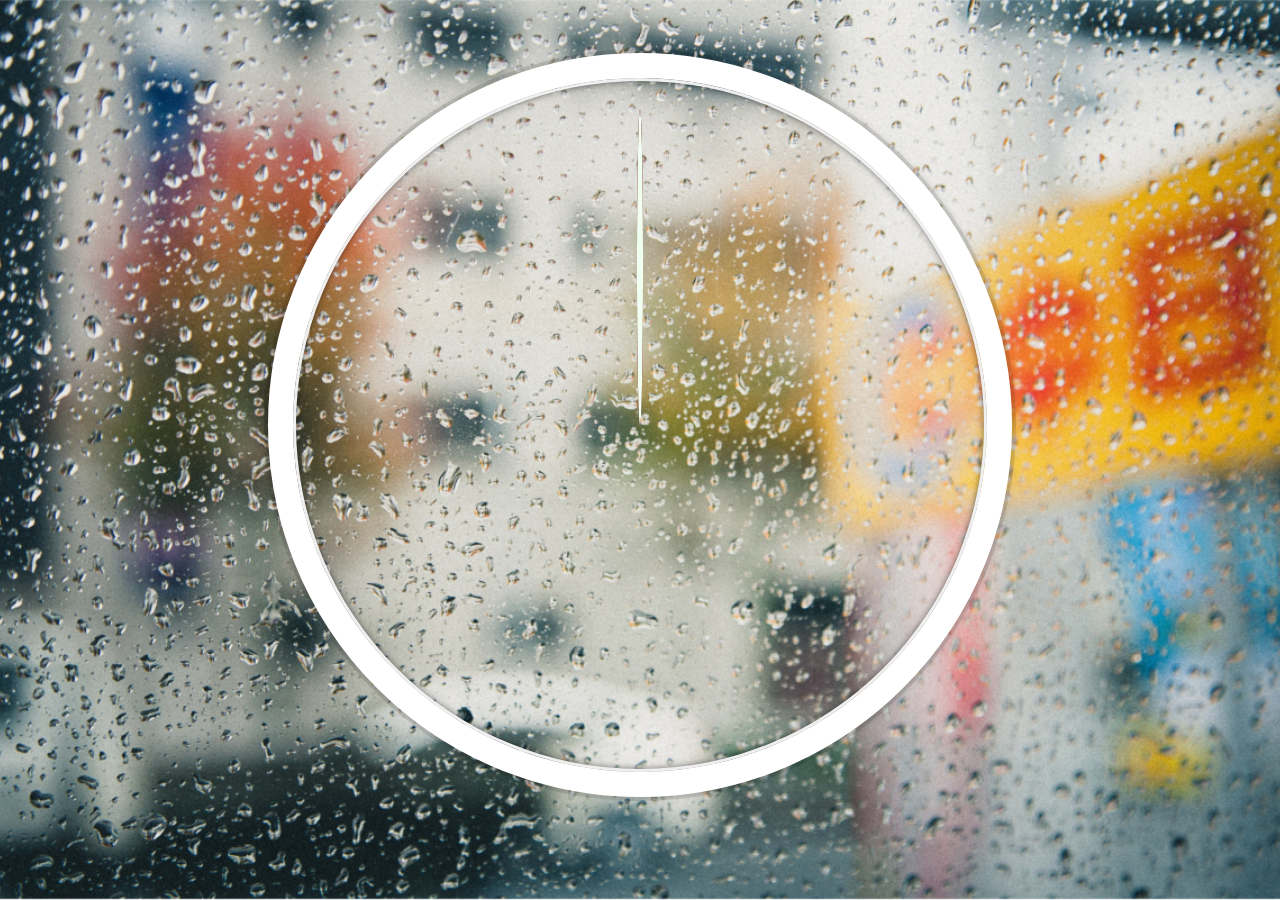
<file: 2MYCSSClock/index.html>
<!DOCTYPE html>
<html>
	<head>
		<meta charset="utf-8">
		<title>My Clock</title>
		<link rel="stylesheet" href="style.css">
	</head>
	<body>

		<div class="clock-border">
			<div class="clock-face">
				<div class="hand sec"></div>
				<div class="hand min"></div>
				<div class="hand hr"></div>
			</div>
		</div>

		<script src="index.js" charset="utf-8"></script>
	</body>
</html>
</file>
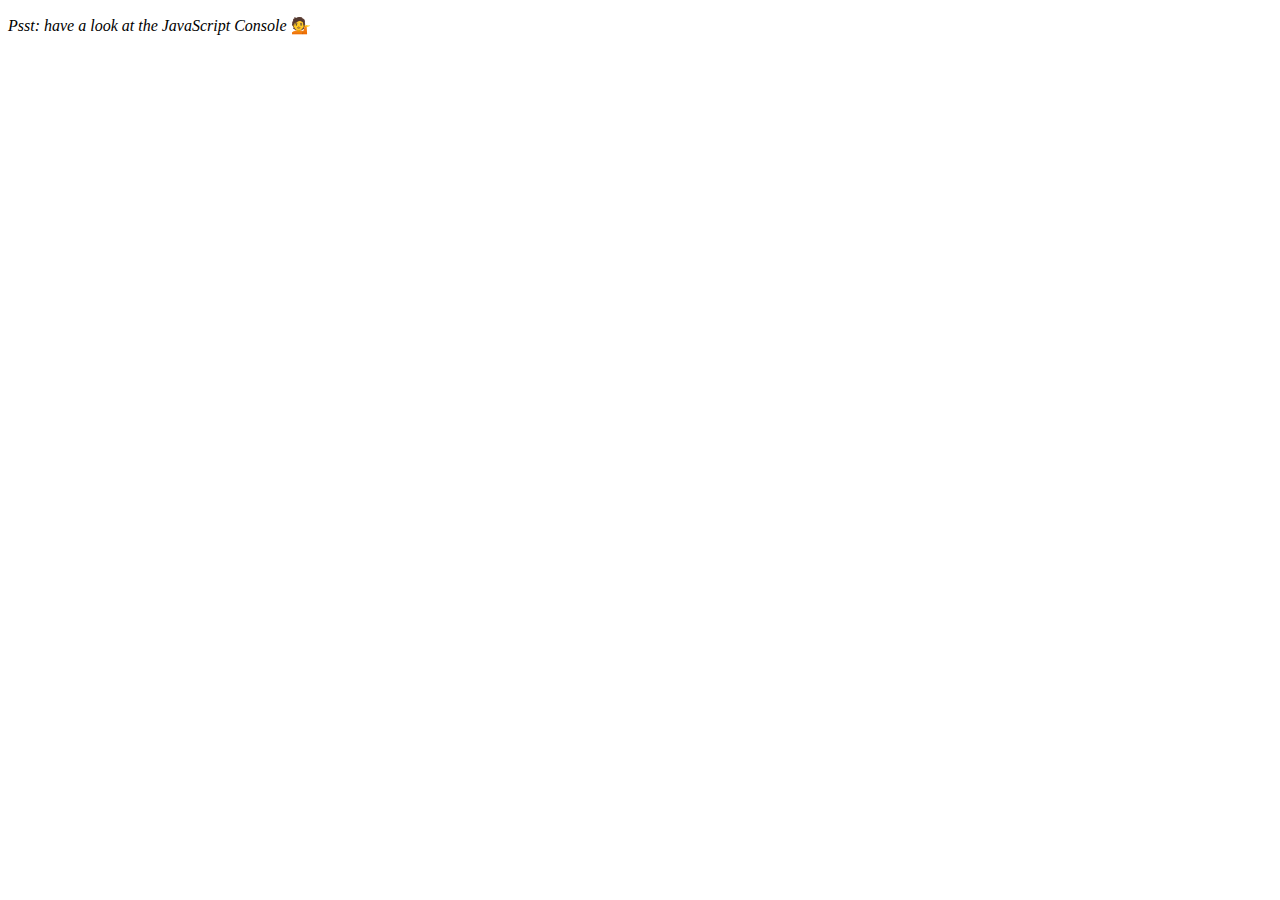
<file: 4ArrayCardioDay1/index.html>
<!DOCTYPE html>
<html lang="en">
<head>
  <meta charset="UTF-8">
  <title>Array Cardio 💪</title>
</head>
<body>
  <p><em>Psst: have a look at the JavaScript Console</em> 💁</p>
  <script>
  // Get your shorts on - this is an array workout!
// ## Array Cardio Day 1

// Some data we can work with

const inventors = [
  { first: 'Albert', last: 'Einstein', year: 1879, passed: 1955 },
  { first: 'Isaac', last: 'Newton', year: 1643, passed: 1727 },
  { first: 'Galileo', last: 'Galilei', year: 1564, passed: 1642 },
  { first: 'Marie', last: 'Curie', year: 1867, passed: 1934 },
  { first: 'Johannes', last: 'Kepler', year: 1571, passed: 1630 },
  { first: 'Nicolaus', last: 'Copernicus', year: 1473, passed: 1543 },
  { first: 'Max', last: 'Planck', year: 1858, passed: 1947 },
  { first: 'Katherine', last: 'Blodgett', year: 1898, passed: 1979 },
  { first: 'Ada', last: 'Lovelace', year: 1815, passed: 1852 },
  { first: 'Sarah E.', last: 'Goode', year: 1855, passed: 1905 },
  { first: 'Lise', last: 'Meitner', year: 1878, passed: 1968 },
  { first: 'Hanna', last: 'Hammarström', year: 1829, passed: 1909 }
];

const flavours = [
  'Chocolate Chip',
  'Kulfi',
  'Caramel Praline',
  'Chocolate',
  'Burnt Caramel',
  'Pistachio',
  'Rose',
  'Sweet Coconut',
  'Lemon Cookie',
  'Toffeeness',
  'Toasted Almond',
  'Black Raspberry Crunch',
  'Chocolate Brownies',
  'Pistachio Almond',
  'Strawberry',
  'Lavender Honey',
  'Lychee',
  'Peach',
  'Black Walnut',
  'Birthday Cake',
  'Mexican Chocolate',
  'Mocha Almond Fudge',
  'Raspberry'
];

const people = [
  'Beck, Glenn',
  'Becker, Carl',
  'Beckett, Samuel',
  'Beddoes, Mick',
  'Beecher, Henry',
  'Beethoven, Ludwig',
  'Begin, Menachem',
  'Belloc, Hilaire',
  'Bellow, Saul',
  'Benchley, Robert',
  'Benenson, Peter',
  'Ben-Gurion, David',
  'Benjamin, Walter',
  'Benn, Tony',
  'Bennington, Chester',
  'Benson, Leana',
  'Bent, Silas',
  'Bentsen, Lloyd',
  'Berger, Ric',
  'Bergman, Ingmar',
  'Berio, Luciano',
  'Berle, Milton',
  'Berlin, Irving',
  'Berne, Eric',
  'Bernhard, Sandra',
  'Berra, Yogi',
  'Berry, Halle',
  'Berry, Wendell',
  'Bethea, Erin',
  'Bevan, Aneurin',
  'Bevel, Ken',
  'Biden, Joseph',
  'Bierce, Ambrose',
  'Biko, Steve',
  'Billings, Josh',
  'Biondo, Frank',
  'Birrell, Augustine',
  'Black Elk',
  'Blair, Robert',
  'Blair, Tony',
  'Blake, William'
];

// Array.prototype.filter()
// 1. Filter the list of inventors for those who were born in the 1500's
// console.log(inventors.filter(c => c.year >= 1500 && c.year < 1600));
// Array.prototype.map()
// 2. Give us an array of the inventors' first and last names
console.log(
  inventors.map(c => {
    return { first: c.first, last: c.last };
  })
);
// Array.prototype.sort()
// 3. Sort the inventors by birthdate, oldest to youngest
// console.log(inventors.sort((a, b)=>{return a.year - b.year}));
// Array.prototype.reduce()
// 4. How many years did all the inventors live?
// console.log(inventors.reduce((t, c, i, a) => {return t += a[i].passed-a[i].year}, 0))
// 5. Sort the inventors by years lived
// console.log(inventors.sort((a, b)=>{return (a.passed-a.year) - (b.passed-b.year)}));

// 6. create a list of Boulevards in Paris that contain 'de' anywhere in the name
// https://en.wikipedia.org/wiki/Category:Boulevards_in_Paris

// 7. sort Exercise
// Sort the people alphabetically by last name
// console.log(people.sort((a, b) => a + b));
// console.log(people.sort((a, b) => a - b));
// 8. Reduce Exercise
// Sum up the instances of each of these
const data = [
  'car',
  'car',
  'truck',
  'truck',
  'bike',
  'walk',
  'car',
  'van',
  'bike',
  'walk',
  'car',
  'van',
  'car',
  'truck'
];
</script>
</body>
</html>
</file>
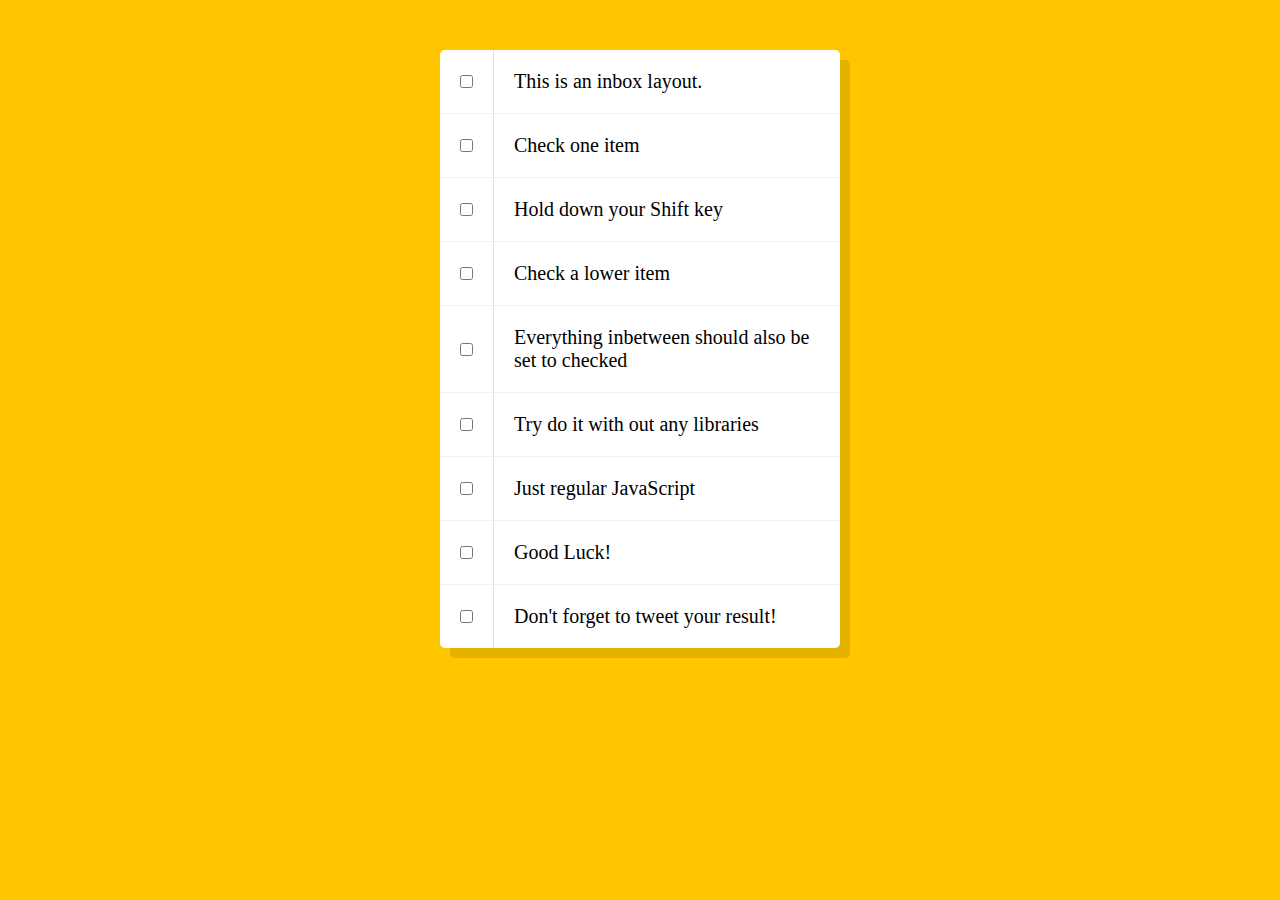
<file: 10HoldShiftandCheckCheckboxes/index-FINISHED.html>
<!DOCTYPE html>
<html lang="en">
<head>
  <meta charset="UTF-8">
  <title>Document</title>
</head>
<body>
  <style>

    html {
      font-family: sans-serif;
      background:#ffc600;
    }

    .inbox {
      max-width:400px;
      margin:50px auto;
      background:white;
      border-radius:5px;
      box-shadow:10px 10px 0 rgba(0,0,0,0.1);
    }

    .item {
      display:flex;
      align-items:center;
      border-bottom: 1px solid #F1F1F1;
    }

    .item:last-child {
      border-bottom:0;
    }


    input:checked + p {
      background:#F9F9F9;
      text-decoration: line-through;
    }

    input[type="checkbox"] {
      margin:20px;
    }

    p {
      margin:0;
      padding:20px;
      transition:background 0.2s;
      flex:1;
      font-family:'helvetica neue';
      font-size: 20px;
      font-weight: 200;
      border-left: 1px solid #D1E2FF;
    }

    .details {
      text-align: center;
      font-size: 15px;
    }


  </style>
   <!--
   The following is a common layout you would see in an email client.

   When a user clicks a checkbox, holds Shift, and then clicks another checkbox a few rows down, all the checkboxes inbetween those two checkboxes should be checked.

  -->
  <div class="inbox">
    <div class="item">
      <input type="checkbox">
      <p>This is an inbox layout.</p>
    </div>
    <div class="item">
      <input type="checkbox">
      <p>Check one item</p>
    </div>
    <div class="item">
      <input type="checkbox">
      <p>Hold down your Shift key</p>
    </div>
    <div class="item">
      <input type="checkbox">
      <p>Check a lower item</p>
    </div>
    <div class="item">
      <input type="checkbox">
      <p>Everything inbetween should also be set to checked</p>
    </div>
    <div class="item">
      <input type="checkbox">
      <p>Try do it with out any libraries</p>
    </div>
    <div class="item">
      <input type="checkbox">
      <p>Just regular JavaScript</p>
    </div>
    <div class="item">
      <input type="checkbox">
      <p>Good Luck!</p>
    </div>
    <div class="item">
      <input type="checkbox">
      <p>Don't forget to tweet your result!</p>
    </div>
  </div>

<script>
const checkboxes = document.querySelectorAll('.inbox input[type="checkbox"]');

let lastChecked;

function handleCheck(e) {
  // Check if they had the shift key down
  // AND check that they are checking it
  let inBetween = false;
  if (e.shiftKey && this.checked) {
    // go ahead and do what we please
    // loop over every single checkbox
    checkboxes.forEach(checkbox => {
      console.log(checkbox);
      if (checkbox === this || checkbox === lastChecked) {
        inBetween = !inBetween;
        console.log('STarting to check them inbetween!');
      }

      if (inBetween) {
        checkbox.checked = true;
      }
    });
  }

  lastChecked = this;
}

checkboxes.forEach(checkbox => checkbox.addEventListener('click', handleCheck));
</script>
</body>
</html>
</file>
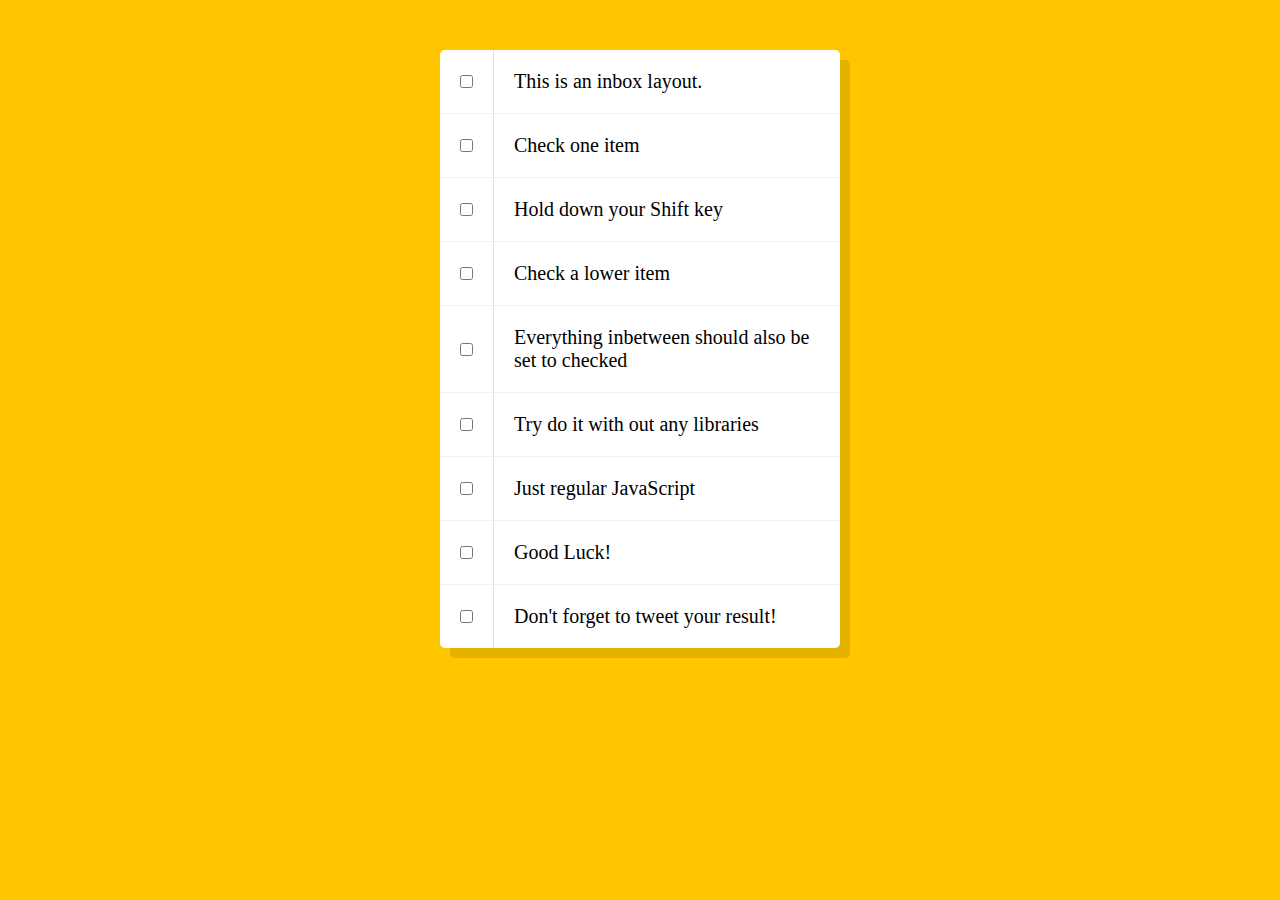
<file: 10HoldShiftandCheckCheckboxes/index-START.html>
<!DOCTYPE html>
<html lang="en">
<head>
  <meta charset="UTF-8">
  <title>Document</title>
</head>
<body>
  <style>

    html {
      font-family: sans-serif;
      background:#ffc600;
    }

    .inbox {
      max-width:400px;
      margin:50px auto;
      background:white;
      border-radius:5px;
      box-shadow:10px 10px 0 rgba(0,0,0,0.1);
    }

    .item {
      display:flex;
      align-items:center;
      border-bottom: 1px solid #F1F1F1;
    }

    .item:last-child {
      border-bottom:0;
    }


    input:checked + p {
      background:#F9F9F9;
      text-decoration: line-through;
    }

    input[type="checkbox"] {
      margin:20px;
    }

    p {
      margin:0;
      padding:20px;
      transition:background 0.2s;
      flex:1;
      font-family:'helvetica neue';
      font-size: 20px;
      font-weight: 200;
      border-left: 1px solid #D1E2FF;
    }

    .details {
      text-align: center;
      font-size: 15px;
    }


  </style>
   <!--
   The following is a common layout you would see in an email client.

   When a user clicks a checkbox, holds Shift, and then clicks another checkbox a few rows down, all the checkboxes inbetween those two checkboxes should be checked.

  -->
  <div class="inbox">
    <div class="item">
      <input type="checkbox">
      <p>This is an inbox layout.</p>
    </div>
    <div class="item">
      <input type="checkbox">
      <p>Check one item</p>
    </div>
    <div class="item">
      <input type="checkbox">
      <p>Hold down your Shift key</p>
    </div>
    <div class="item">
      <input type="checkbox">
      <p>Check a lower item</p>
    </div>
    <div class="item">
      <input type="checkbox">
      <p>Everything inbetween should also be set to checked</p>
    </div>
    <div class="item">
      <input type="checkbox">
      <p>Try do it with out any libraries</p>
    </div>
    <div class="item">
      <input type="checkbox">
      <p>Just regular JavaScript</p>
    </div>
    <div class="item">
      <input type="checkbox">
      <p>Good Luck!</p>
    </div>
    <div class="item">
      <input type="checkbox">
      <p>Don't forget to tweet your result!</p>
    </div>
  </div>

<script>
</script>
</body>
</html>
</file>
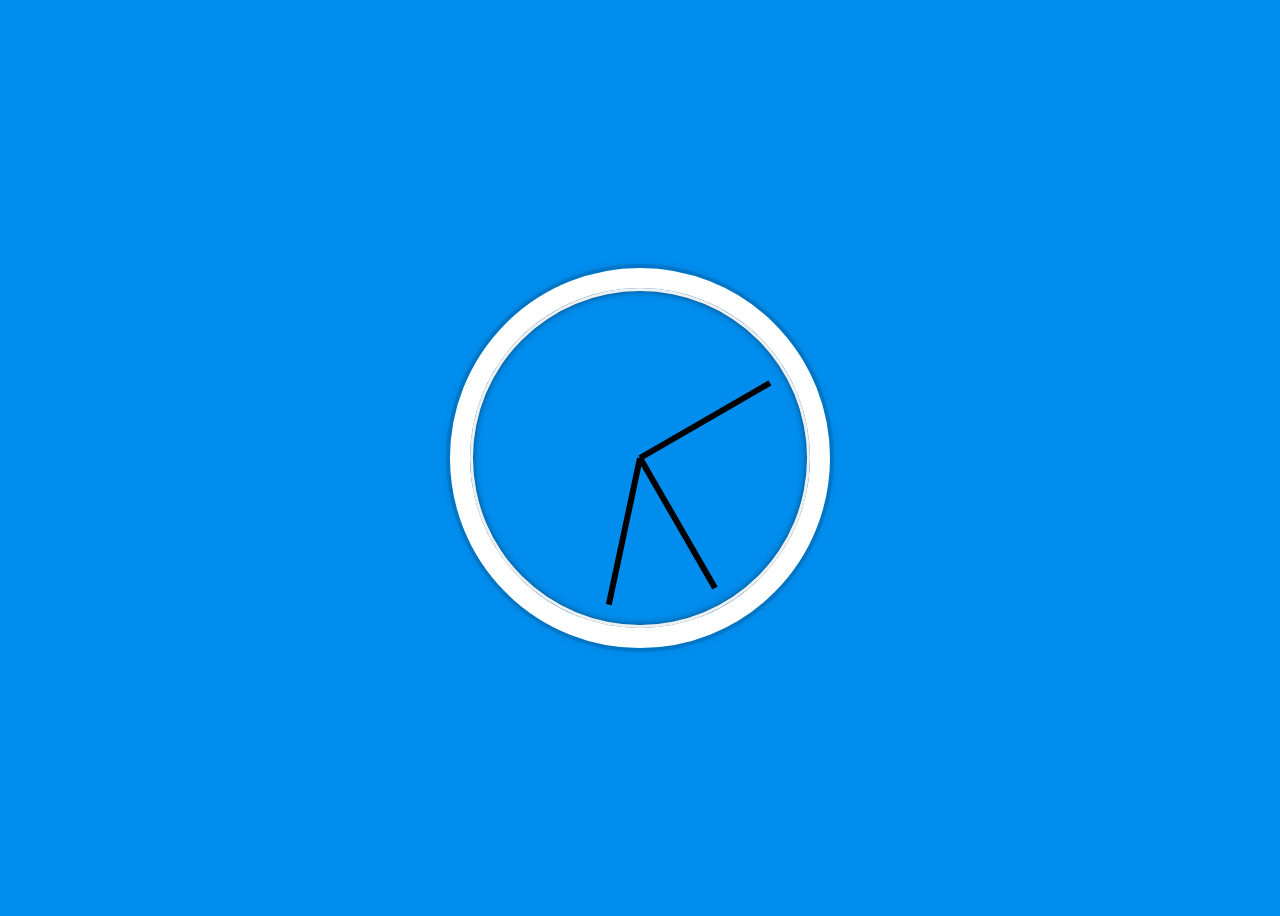
<file: 2CSSClock/index-FINISHED.html>
<!DOCTYPE html>
<html lang="en">
<head>
  <meta charset="UTF-8">
  <title>JS + CSS Clock</title>
</head>
<body>


    <div class="clock">
      <div class="clock-face">
        <div class="hand hour-hand"></div>
        <div class="hand min-hand"></div>
        <div class="hand second-hand"></div>
      </div>
    </div>


  <style>
    html {
      background:#018DED url(http://unsplash.it/1500/1000?image=881&blur=50);
      background-size:cover;
      font-family:'helvetica neue';
      text-align: center;
      font-size: 10px;
    }

    body {
      font-size: 2rem;
      display:flex;
      flex:1;
      min-height: 100vh;
      align-items: center;
    }

    .clock {
      width: 30rem;
      height: 30rem;
      border:20px solid white;
      border-radius:50%;
      margin:50px auto;
      position: relative;
      padding:2rem;
      box-shadow:
        0 0 0 4px rgba(0,0,0,0.1),
        inset 0 0 0 3px #EFEFEF,
        inset 0 0 10px black,
        0 0 10px rgba(0,0,0,0.2);
    }

    .clock-face {
      position: relative;
      width: 100%;
      height: 100%;
      transform: translateY(-3px); /* account for the height of the clock hands */
    }

    .hand {
      width:50%;
      height:6px;
      background:black;
      position: absolute;
      top:50%;
      transform-origin: 100%;
      transform: rotate(90deg);
      transition: all 0.05s;
      transition-timing-function: cubic-bezier(0.1, 2.7, 0.58, 1);
    }
</style>

<script>
  const secondHand = document.querySelector('.second-hand');
  const minsHand = document.querySelector('.min-hand');
  const hourHand = document.querySelector('.hour-hand');

  function setDate() {
    const now = new Date();

    const seconds = now.getSeconds();
    const secondsDegrees = ((seconds / 60) * 360) + 90;
    secondHand.style.transform = `rotate(${secondsDegrees}deg)`;

    const mins = now.getMinutes();
    const minsDegrees = ((mins / 60) * 360) + 90;
    minsHand.style.transform = `rotate(${minsDegrees}deg)`;

    const hour = now.getHours();
    const hourDegrees = ((hour / 12) * 360) + 90;
    hourHand.style.transform = `rotate(${hourDegrees}deg)`;
  }

  setInterval(setDate, 1000);

  setDate();

</script>
</body>
</html>
</file>
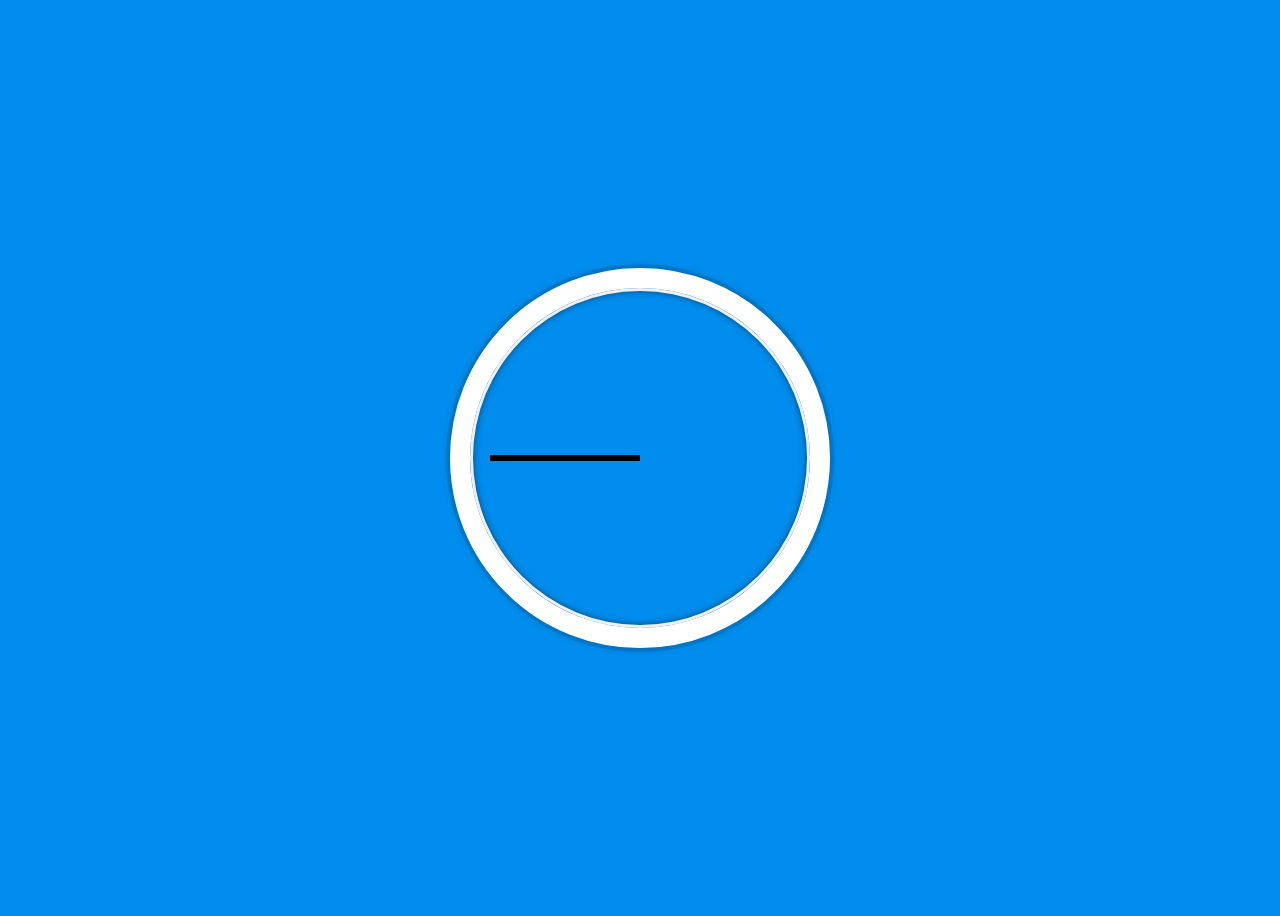
<file: 2CSSClock/index-START.html>
<!DOCTYPE html>
<html lang="en">
<head>
  <meta charset="UTF-8">
  <title>JS + CSS Clock</title>
</head>
<body>


    <div class="clock">
      <div class="clock-face">
        <div class="hand hour-hand"></div>
        <div class="hand min-hand"></div>
        <div class="hand second-hand"></div>
      </div>
    </div>


  <style>
    html {
      background:#018DED url(http://unsplash.it/1500/1000?image=881&blur=50);
      background-size:cover;
      font-family:'helvetica neue';
      text-align: center;
      font-size: 10px;
    }

    body {
      font-size: 2rem;
      display:flex;
      flex:1;
      min-height: 100vh;
      align-items: center;
    }

    .clock {
      width: 30rem;
      height: 30rem;
      border:20px solid white;
      border-radius:50%;
      margin:50px auto;
      position: relative;
      padding:2rem;
      box-shadow:
        0 0 0 4px rgba(0,0,0,0.1),
        inset 0 0 0 3px #EFEFEF,
        inset 0 0 10px black,
        0 0 10px rgba(0,0,0,0.2);
    }

    .clock-face {
      position: relative;
      width: 100%;
      height: 100%;
      transform: translateY(-3px); /* account for the height of the clock hands */
    }

    .hand {
      width:50%;
      height:6px;
      background:black;
      position: absolute;
      top:50%;
    }

  </style>

  <script>


  </script>
</body>
</html>
</file>
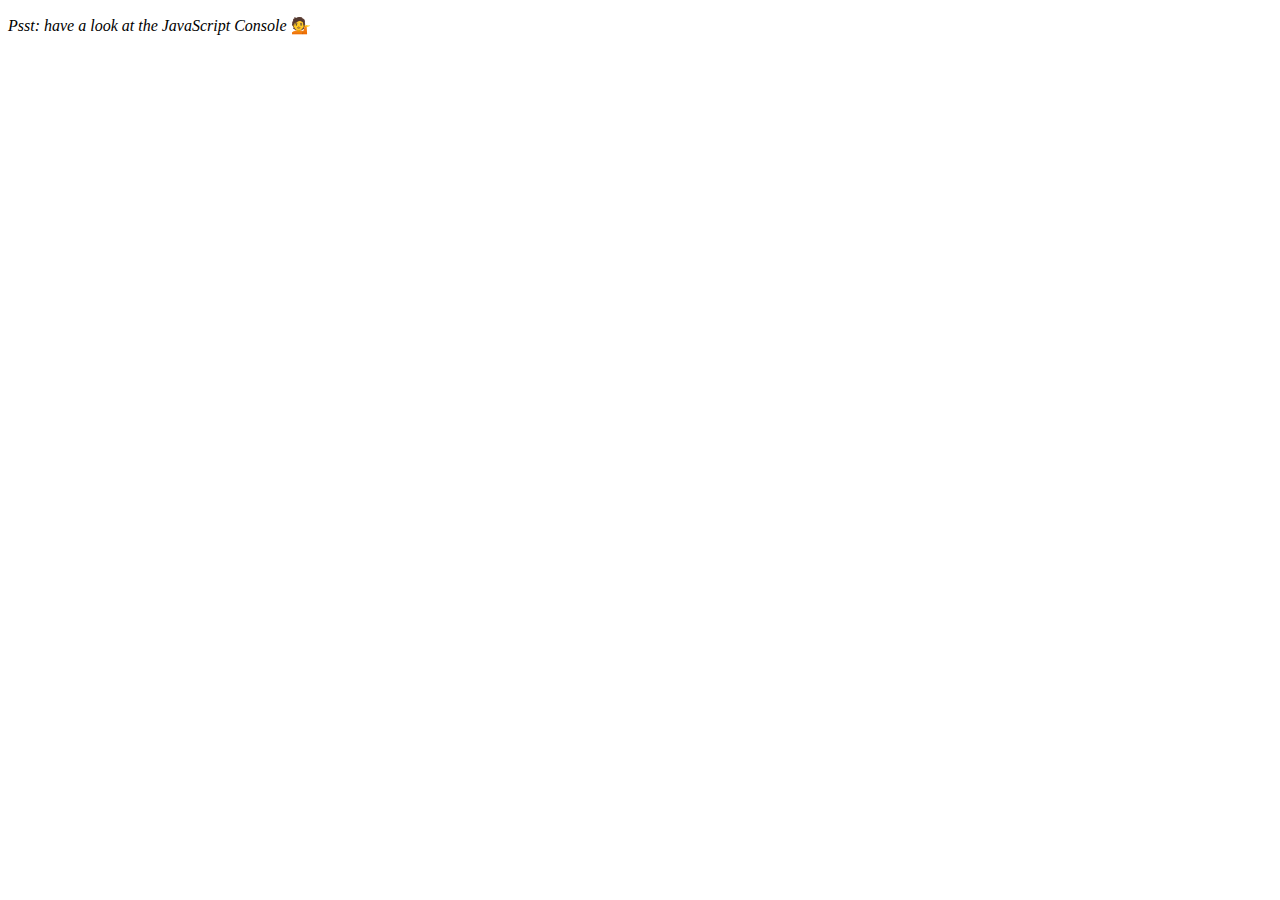
<file: 4ArrayCardioDay1/index-FINISHED.html>
<!DOCTYPE html>
<html lang="en">
<head>
  <meta charset="UTF-8">
  <title>Array Cardio 💪</title>
</head>
<body>
  <p><em>Psst: have a look at the JavaScript Console</em> 💁</p>
  <script>
    // Get your shorts on - this is an array workout!
    // ## Array Cardio Day 1

    // Some data we can work with

    const inventors = [
      { first: 'Albert', last: 'Einstein', year: 1879, passed: 1955 },
      { first: 'Isaac', last: 'Newton', year: 1643, passed: 1727 },
      { first: 'Galileo', last: 'Galilei', year: 1564, passed: 1642 },
      { first: 'Marie', last: 'Curie', year: 1867, passed: 1934 },
      { first: 'Johannes', last: 'Kepler', year: 1571, passed: 1630 },
      { first: 'Nicolaus', last: 'Copernicus', year: 1473, passed: 1543 },
      { first: 'Max', last: 'Planck', year: 1858, passed: 1947 },
      { first: 'Katherine', last: 'Blodgett', year: 1898, passed: 1979 },
      { first: 'Ada', last: 'Lovelace', year: 1815, passed: 1852 },
      { first: 'Sarah E.', last: 'Goode', year: 1855, passed: 1905 },
      { first: 'Lise', last: 'Meitner', year: 1878, passed: 1968 },
      { first: 'Hanna', last: 'Hammarström', year: 1829, passed: 1909 }
    ];

    const people = ['Beck, Glenn', 'Becker, Carl', 'Beckett, Samuel', 'Beddoes, Mick', 'Beecher, Henry', 'Beethoven, Ludwig', 'Begin, Menachem', 'Belloc, Hilaire', 'Bellow, Saul', 'Benchley, Robert', 'Benenson, Peter', 'Ben-Gurion, David', 'Benjamin, Walter', 'Benn, Tony', 'Bennington, Chester', 'Benson, Leana', 'Bent, Silas', 'Bentsen, Lloyd', 'Berger, Ric', 'Bergman, Ingmar', 'Berio, Luciano', 'Berle, Milton', 'Berlin, Irving', 'Berne, Eric', 'Bernhard, Sandra', 'Berra, Yogi', 'Berry, Halle', 'Berry, Wendell', 'Bethea, Erin', 'Bevan, Aneurin', 'Bevel, Ken', 'Biden, Joseph', 'Bierce, Ambrose', 'Biko, Steve', 'Billings, Josh', 'Biondo, Frank', 'Birrell, Augustine', 'Black Elk', 'Blair, Robert', 'Blair, Tony', 'Blake, William'];

    // Array.prototype.filter()
    // 1. Filter the list of inventors for those who were born in the 1500's
    const fifteen = inventors.filter(inventor => (inventor.year >= 1500 && inventor.year < 1600));

    console.table(fifteen);

    // Array.prototype.map()
    // 2. Give us an array of the inventor first and last names
    const fullNames = inventors.map(inventor => `${inventor.first} ${inventor.last}`);
    console.log(fullNames);

    // Array.prototype.sort()
    // 3. Sort the inventors by birthdate, oldest to youngest
    // const ordered = inventors.sort(function(a, b) {
    //   if(a.year > b.year) {
    //     return 1;
    //   } else {
    //     return -1;
    //   }
    // });

    const ordered = inventors.sort((a, b) => a.year > b.year ? 1 : -1);
    console.table(ordered);

    // Array.prototype.reduce()
    // 4. How many years did all the inventors live?
    const totalYears = inventors.reduce((total, inventor) => {
      return total + (inventor.passed - inventor.year);
    }, 0);

    console.log(totalYears);

    // 5. Sort the inventors by years lived
    const oldest = inventors.sort(function(a, b) {
      const lastInventor = a.passed - a.year;
      const nextInventor = b.passed - b.year;
      return lastInventor > nextInventor ? -1 : 1;
    });
    console.table(oldest);

    // 6. create a list of Boulevards in Paris that contain 'de' anywhere in the name
    // https://en.wikipedia.org/wiki/Category:Boulevards_in_Paris

    // const category = document.querySelector('.mw-category');
    // const links = Array.from(category.querySelectorAll('a'));
    // const de = links
    //             .map(link => link.textContent)
    //             .filter(streetName => streetName.includes('de'));

    // 7. sort Exercise
    // Sort the people alphabetically by last name
    const alpha = people.sort((lastOne, nextOne) => {
      const [aFirst, aLast] = lastOne.split(', ');
      const [bFirst, bLast] = nextOne.split(', ');
      return aLast > bLast ? 1 : -1;
    });
    console.log(alpha);

    // 8. Reduce Exercise
    // Sum up the instances of each of these
    const data = ['car', 'car', 'truck', 'truck', 'bike', 'walk', 'car', 'van', 'bike', 'walk', 'car', 'van', 'car', 'truck', 'pogostick'];

    const transportation = data.reduce(function(obj, item) {
      if (!obj[item]) {
        obj[item] = 0;
      }
      obj[item]++;
      return obj;
    }, {});

    console.log(transportation);

  </script>
</body>
</html>
</file>
<file: 2MYCSSClock/style.css>
body {
	background-image: url("6b9y2vdjy_k-francesco-gallarotti.jpg");
	background-position: center;
	background-repeat: no-repeat;
	background-size: cover;
	background-attachment: fixed;
	display: flex;
	justify-content: center;
	text-align: center;
	top: 50%;
}
.clock-border{
	top: 5vh;
	width: 70vh;
	height: 70vh;
	border-radius: 50%;
	background-color: transparent;
	border: 25px white solid;
	position: relative;
	padding:2rem;
	box-shadow:
		0 0 0 4px rgba(0,0,0,0.1),
		inset 0 0 0 3px #EFEFEF,
		inset 0 0 10px black,
		0 0 10px rgba(0,0,0,0.2);
}
.clock-face {
	border-radius: 35vh;
	background-color: transparent;
	position: relative;
	width: 100%;
	height: 100%;
	transform: translateY(-3px); /* account for the height of the clock hands */
}
.hr {
	background-color: honeydew;
}
.min {
	background-color: maroon;
}
.sec {
	background-color: slategrey;
}
.hand{
	width:50%;
	height:6px;
	position: absolute;
	top:50%;
	transform-origin: 100%;
	transform: rotate(90deg);
	transition: all 0.05s;
	transition-timing-function: cubic-bezier(0.1, 2.7, 0.58, 1);
	border-radius: 50%
}
</file>
